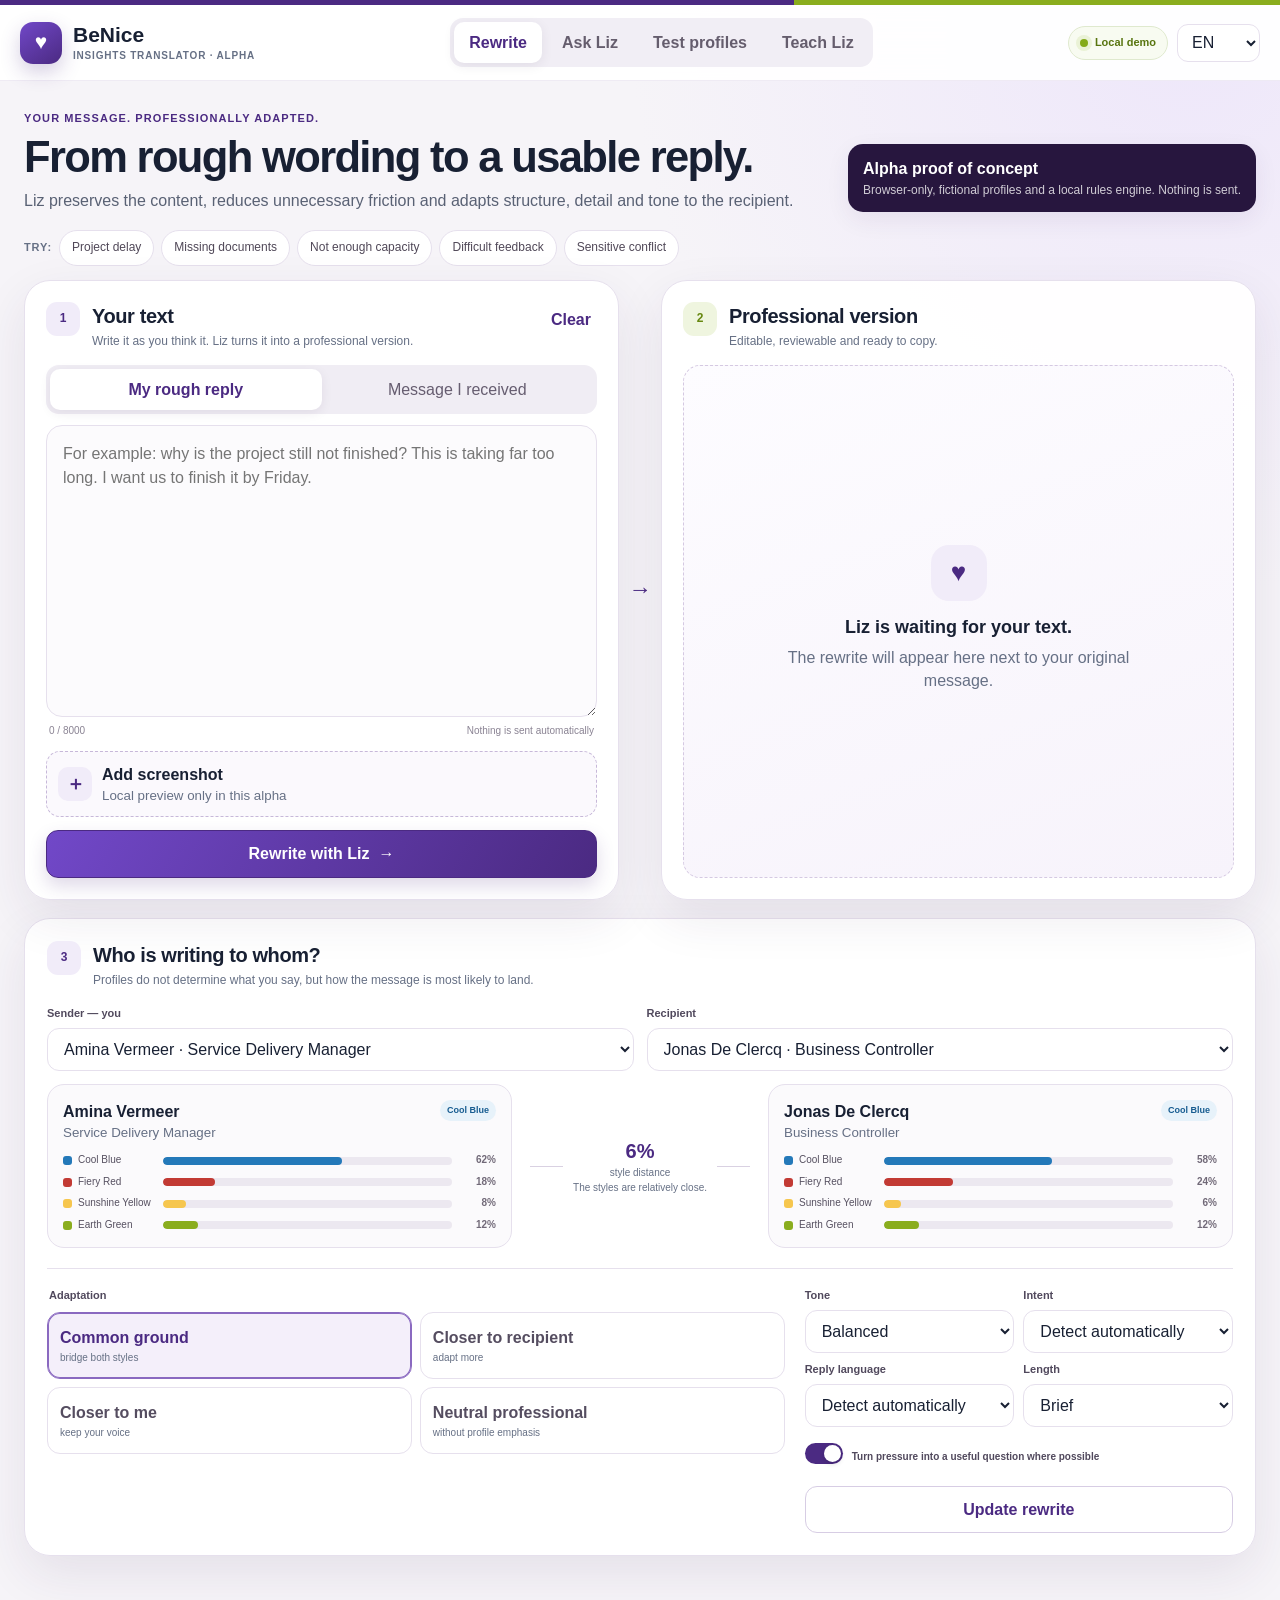
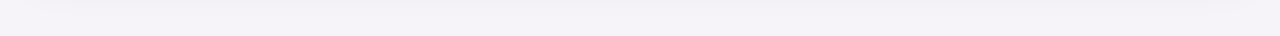
<file: index.html>
<!doctype html>
<html lang="nl">
<head>
  <meta charset="utf-8">
  <meta name="viewport" content="width=device-width,initial-scale=1,viewport-fit=cover">
  <meta name="theme-color" content="#4b2a82">
  <meta name="description" content="BeNice alpha prototype: professionele tekstverbetering afgestemd op Insights Discovery kleurenergieën.">
  <link rel="manifest" href="./manifest.webmanifest">
  <link rel="icon" href="./icons/icon.svg" type="image/svg+xml">
  <link rel="stylesheet" href="./styles.css?v=0.9.0">
  <title>BeNice · Insights Translator alpha</title>
</head>
<body>
  <div class="brand-ribbon" aria-hidden="true"></div>
  <header class="app-header">
    <a class="brand" href="#rewrite" aria-label="BeNice home">
      <span class="brand-mark" aria-hidden="true">♥</span>
      <span><strong>BeNice</strong><small>Insights Translator · alpha</small></span>
    </a>

    <nav class="main-nav" aria-label="Hoofdnavigatie">
      <button class="active" type="button" data-mode="rewrite" data-i18n="navRewrite">Herschrijven</button>
      <button type="button" data-mode="coach" data-i18n="navCoach">Ask Liz</button>
      <button type="button" data-mode="profiles" data-i18n="navProfiles">Testprofielen</button>
      <a href="./teach.html">Teach Liz</a>
    </nav>

    <div class="header-actions">
      <span class="local-badge"><i></i><span data-i18n="localDemo">Lokale demo</span></span>
      <select id="uiLanguage" aria-label="Interfacetaal">
        <option value="nl">NL</option>
        <option value="en">EN</option>
        <option value="fr">FR</option>
        <option value="de">DE</option>
      </select>
      <button id="installBtn" class="square-button hidden" type="button" title="Installeer app" aria-label="Installeer app">↓</button>
    </div>
  </header>

  <main class="app-shell">
    <section id="rewriteMode" class="mode-panel">
      <div class="page-intro">
        <div>
          <p class="eyebrow" data-i18n="eyebrow">Jouw boodschap. Professioneel afgestemd.</p>
          <h1 data-i18n="title">Van ruwe tekst naar een bruikbaar antwoord.</h1>
          <p data-i18n="subtitle">Liz behoudt de inhoud, verzacht onnodige frictie en past structuur, detail en toon aan de ontvanger aan.</p>
        </div>
        <div class="prototype-note">
          <strong data-i18n="pocTitle">Alpha proof of concept</strong>
          <span data-i18n="pocText">Browser-only, fictieve profielen en een lokale regelengine. Er wordt niets verzonden.</span>
        </div>
      </div>

      <div class="quick-demos" aria-label="Demo voorbeelden">
        <span data-i18n="quickDemo">Probeer:</span>
        <button type="button" data-scenario="project" data-i18n="demoProject">Project loopt uit</button>
        <button type="button" data-scenario="documents" data-i18n="demoDocuments">Documenten ontbreken</button>
        <button type="button" data-scenario="capacity" data-i18n="demoCapacity">Te weinig capaciteit</button>
        <button type="button" data-scenario="feedback" data-i18n="demoFeedback">Moeilijke feedback</button>
        <button type="button" data-scenario="conflict" data-i18n="demoConflict">Gevoelig conflict</button>
      </div>

      <section class="translator-workspace" aria-label="Tekst vertalen">
        <article class="message-panel input-panel">
          <div class="panel-head">
            <div class="step-number">1</div>
            <div>
              <h2 data-i18n="inputTitle">Jouw tekst</h2>
              <p data-i18n="inputSub">Schrijf zoals je het denkt. Liz maakt er een professionele versie van.</p>
            </div>
            <button id="clearBtn" class="text-button" type="button" data-i18n="clear">Wissen</button>
          </div>

          <div class="segmented" data-choice="inputMode">
            <button class="active" type="button" data-value="draft" data-i18n="roughReply">Mijn ruwe antwoord</button>
            <button type="button" data-value="incoming" data-i18n="receivedMessage">Bericht dat ik kreeg</button>
          </div>

          <textarea id="sourceText" maxlength="8000" data-i18n-placeholder="sourcePlaceholder" placeholder="Bijvoorbeeld: waarom is het project nog niet af? Dat duurt nu al zo lang. Ik wil graag dat we dit tegen vrijdag afronden."></textarea>
          <div class="textarea-meta"><span id="charCount">0 / 8000</span><span data-i18n="nothingSent">Niets wordt automatisch verstuurd</span></div>

          <div class="screenshot-zone">
            <label>
              <input id="imageInput" type="file" accept="image/png,image/jpeg,image/webp">
              <span class="upload-plus">＋</span>
              <span><strong data-i18n="addScreenshot">Screenshot toevoegen</strong><small data-i18n="screenshotSub">Alleen lokale preview in deze alpha</small></span>
            </label>
            <button id="removeImageBtn" class="text-button hidden" type="button" data-i18n="remove">Verwijderen</button>
          </div>
          <img id="preview" class="screenshot-preview hidden" alt="Screenshot preview">

          <button id="rewriteBtn" class="primary-button full" type="button">
            <span data-i18n="rewriteButton">Herschrijf met Liz</span><b>→</b>
          </button>
        </article>

        <div class="workspace-arrow" aria-hidden="true">→</div>

        <article class="message-panel output-panel">
          <div class="panel-head">
            <div class="step-number success">2</div>
            <div>
              <h2 data-i18n="outputTitle">Professionele versie</h2>
              <p data-i18n="outputSub">Bewerkbaar, controleerbaar en klaar om te kopiëren.</p>
            </div>
            <button id="copyTopBtn" class="text-button hidden" type="button" data-i18n="copy">Kopiëren</button>
          </div>

          <div id="outputEmpty" class="output-empty">
            <span class="empty-heart">♥</span>
            <strong data-i18n="emptyTitle">Liz wacht op je tekst.</strong>
            <p data-i18n="emptyText">De herwerking verschijnt hier naast je originele boodschap.</p>
          </div>

          <div id="outputContent" class="hidden">
            <div id="appliedStyle" class="applied-style"></div>
            <textarea id="resultText" aria-label="Professioneel herschreven antwoord"></textarea>
            <div class="result-actions">
              <button id="alternateBtn" class="secondary-button" type="button" data-i18n="alternate">Andere versie</button>
              <button id="copyBtn" class="primary-button" type="button" data-i18n="copyReply">Kopieer antwoord</button>
            </div>

            <div class="output-insights">
              <section>
                <div class="insight-head"><span>✓</span><strong data-i18n="changedTitle">Wat Liz verbeterde</strong></div>
                <ul id="changesList" class="insight-list"></ul>
              </section>
              <section>
                <div class="insight-head"><span>↗</span><strong data-i18n="adviceTitle">Verbeter vóór verzending</strong></div>
                <ul id="adviceList" class="insight-list"></ul>
              </section>
            </div>

            <section id="meetingCard" class="meeting-card hidden">
              <div class="meeting-icon">◉</div>
              <div>
                <strong data-i18n="meetingTitle">Dit bespreek je mogelijk beter rechtstreeks.</strong>
                <p id="meetingReason"></p>
                <div class="meeting-actions">
                  <button id="copyMeetingBtn" class="secondary-button" type="button" data-i18n="copyMeeting">Kopieer meetingvoorstel</button>
                  <a href="https://teams.microsoft.com/" target="_blank" rel="noopener" class="secondary-button" data-i18n="openTeams">Open Teams</a>
                </div>
              </div>
            </section>
            <p id="resultMeta" class="result-meta"></p>
          </div>
        </article>
      </section>

      <section class="style-bridge card">
        <div class="section-heading">
          <div class="step-number">3</div>
          <div><h2 data-i18n="bridgeTitle">Van wie naar wie?</h2><p data-i18n="bridgeSub">De profielen bepalen niet wat je zegt, maar wel hoe de boodschap het best landt.</p></div>
        </div>

        <div class="people-selectors">
          <label><span data-i18n="sender">Afzender — jij</span><select id="senderSelect"></select></label>
          <label><span data-i18n="recipient">Ontvanger</span><select id="recipientSelect"></select></label>
        </div>

        <div class="profile-comparison">
          <div id="senderProfile" class="profile-card"></div>
          <div class="bridge-summary">
            <span class="bridge-line"></span>
            <div id="distanceSummary"></div>
            <div id="targetMix" class="target-mix"></div>
            <span class="bridge-line"></span>
          </div>
          <div id="recipientProfile" class="profile-card"></div>
        </div>

        <div class="control-grid">
          <fieldset class="adaptation-fieldset">
            <legend data-i18n="adaptation">Afstemming</legend>
            <div class="adaptation-options" data-choice="adaptation">
              <button class="active" type="button" data-value="common_ground"><strong data-i18n="commonGround">Gemeenschappelijke stijl</strong><small data-i18n="commonGroundSub">brug tussen beiden</small></button>
              <button type="button" data-value="recipient"><strong data-i18n="closerThem">Dichter bij ontvanger</strong><small data-i18n="closerThemSub">meer aanpassen</small></button>
              <button type="button" data-value="sender"><strong data-i18n="closerMe">Dichter bij mezelf</strong><small data-i18n="closerMeSub">eigen stem behouden</small></button>
              <button type="button" data-value="neutral"><strong data-i18n="neutral">Neutraal professioneel</strong><small data-i18n="neutralSub">zonder profielaccent</small></button>
            </div>
          </fieldset>

          <div class="compact-controls">
            <label><span data-i18n="tone">Toon</span><select id="toneSelect"><option value="balanced" data-i18n="balanced">In balans</option><option value="softer" data-i18n="softer">Zachter</option><option value="direct" data-i18n="direct">Directer</option></select></label>
            <label><span data-i18n="intent">Doel</span><select id="intentSelect"><option value="auto" data-i18n="automatic">Automatisch herkennen</option><option value="ask" data-i18n="ask">Vraag stellen</option><option value="request" data-i18n="request">Actie vragen</option><option value="feedback" data-i18n="feedback">Feedback geven</option><option value="deescalate" data-i18n="deescalate">De-escaleren</option><option value="inform" data-i18n="inform">Informeren</option></select></label>
            <label><span data-i18n="replyLanguage">Taal antwoord</span><select id="replyLanguage"><option value="auto" data-i18n="automatic">Automatisch herkennen</option><option value="nl">Nederlands</option><option value="en">English</option><option value="fr">Français</option><option value="de">Deutsch</option></select></label>
            <label><span data-i18n="length">Lengte</span><select id="lengthSelect"><option value="brief" data-i18n="brief">Kort</option><option value="balanced" data-i18n="balancedLength">Gebalanceerd</option><option value="detailed" data-i18n="detailed">Met context</option></select></label>
            <label class="toggle-control"><input id="questionFlip" type="checkbox" checked><span></span><b data-i18n="questionFlip">Zet druk waar mogelijk om in een bruikbare vraag</b></label>
            <button id="updateRewriteBtn" class="secondary-button full" type="button" data-i18n="updateRewrite">Werk herwerking bij</button>
          </div>
        </div>
      </section>
    </section>

    <section id="coachMode" class="mode-panel hidden">
      <div class="coach-layout">
        <article class="coach-intro">
          <p class="eyebrow" data-i18n="coachEyebrow">Interne wegwijzer</p>
          <h1 data-i18n="coachTitle">Vraag Liz waar je best terechtkunt.</h1>
          <p data-i18n="coachText">Liz koppelt je vraag aan de juiste dienst, eigenaar en volgende actie. Deze demo bewaart geen gespreksgeschiedenis.</p>
          <div class="coach-prompts">
            <button type="button" data-coach="it" data-i18n="coachIt">Laptop, VPN, account of infrastructuur werkt niet</button>
            <button type="button" data-coach="hr" data-i18n="coachHr">HR of bedrijfswagen</button>
            <button type="button" data-coach="crm" data-i18n="coachCrm">CRM of Salesforce</button>
            <button type="button" data-coach="dms" data-i18n="coachDms">DMS of documentenbeheer</button>
            <button type="button" data-coach="capacity" data-i18n="coachCapacity">Project heeft extra tijd of mensen nodig</button>
            <button type="button" data-coach="conflict" data-i18n="coachConflict">Moeilijke samenwerking of gevoelige vraag</button>
          </div>
        </article>

        <article class="coach-card card">
          <div class="section-heading"><div class="step-number">1</div><div><h2 data-i18n="coachQuestion">Wat wil je vragen?</h2><p data-i18n="coachQuestionSub">Je hoeft het niet netjes te formuleren.</p></div></div>
          <textarea id="coachText" maxlength="4000" data-i18n-placeholder="coachPlaceholder" placeholder="Bijvoorbeeld: mijn laptop krijgt geen VPN-verbinding en ik moet dringend thuis kunnen werken."></textarea>
          <button id="coachBtn" class="primary-button full" type="button"><span data-i18n="askLiz">Vraag het aan Liz</span><b>→</b></button>
          <div id="coachResult" class="coach-result hidden"></div>
        </article>
      </div>
    </section>

    <section id="profilesMode" class="mode-panel hidden">
      <div class="profiles-header card">
        <div><p class="eyebrow" data-i18n="profilesEyebrow">Lokale CSV-bron</p><h1 data-i18n="profilesTitle">50 fictieve testprofielen</h1><p data-i18n="profilesText">Elk profiel heeft één duidelijk dominante kleurenergie. CSV-import blijft uitsluitend in deze browser.</p></div>
        <div class="profile-actions">
          <label class="secondary-button file-button"><input id="csvInput" type="file" accept=".csv,text/csv"><span data-i18n="importCsv">CSV importeren</span></label>
          <button id="downloadCsvBtn" class="secondary-button" type="button" data-i18n="downloadCsv">CSV downloaden</button>
          <button id="resetCsvBtn" class="text-button" type="button" data-i18n="resetCsv">Demo herstellen</button>
        </div>
      </div>
      <div class="profile-stats"><div><strong id="profileCount">50</strong><span data-i18n="profilesLoaded">profielen</span></div><div><strong id="departmentCount">0</strong><span data-i18n="departments">diensten</span></div><div><strong id="averageDistance">0%</strong><span data-i18n="averageDistance">gemiddelde stijlafstand</span></div></div>
      <div class="profile-filter card"><input id="profileSearch" type="search" data-i18n-placeholder="searchProfiles" placeholder="Zoek naam, rol of dienst…"><select id="departmentFilter"><option value="" data-i18n="allDepartments">Alle diensten</option></select></div>
      <div id="personaGrid" class="persona-grid"></div>
    </section>
  </main>

  <div id="toast" class="toast" role="status" aria-live="polite"></div>
  <script type="module" src="./app.js?v=0.9.0"></script>
</body>
</html>
</file>
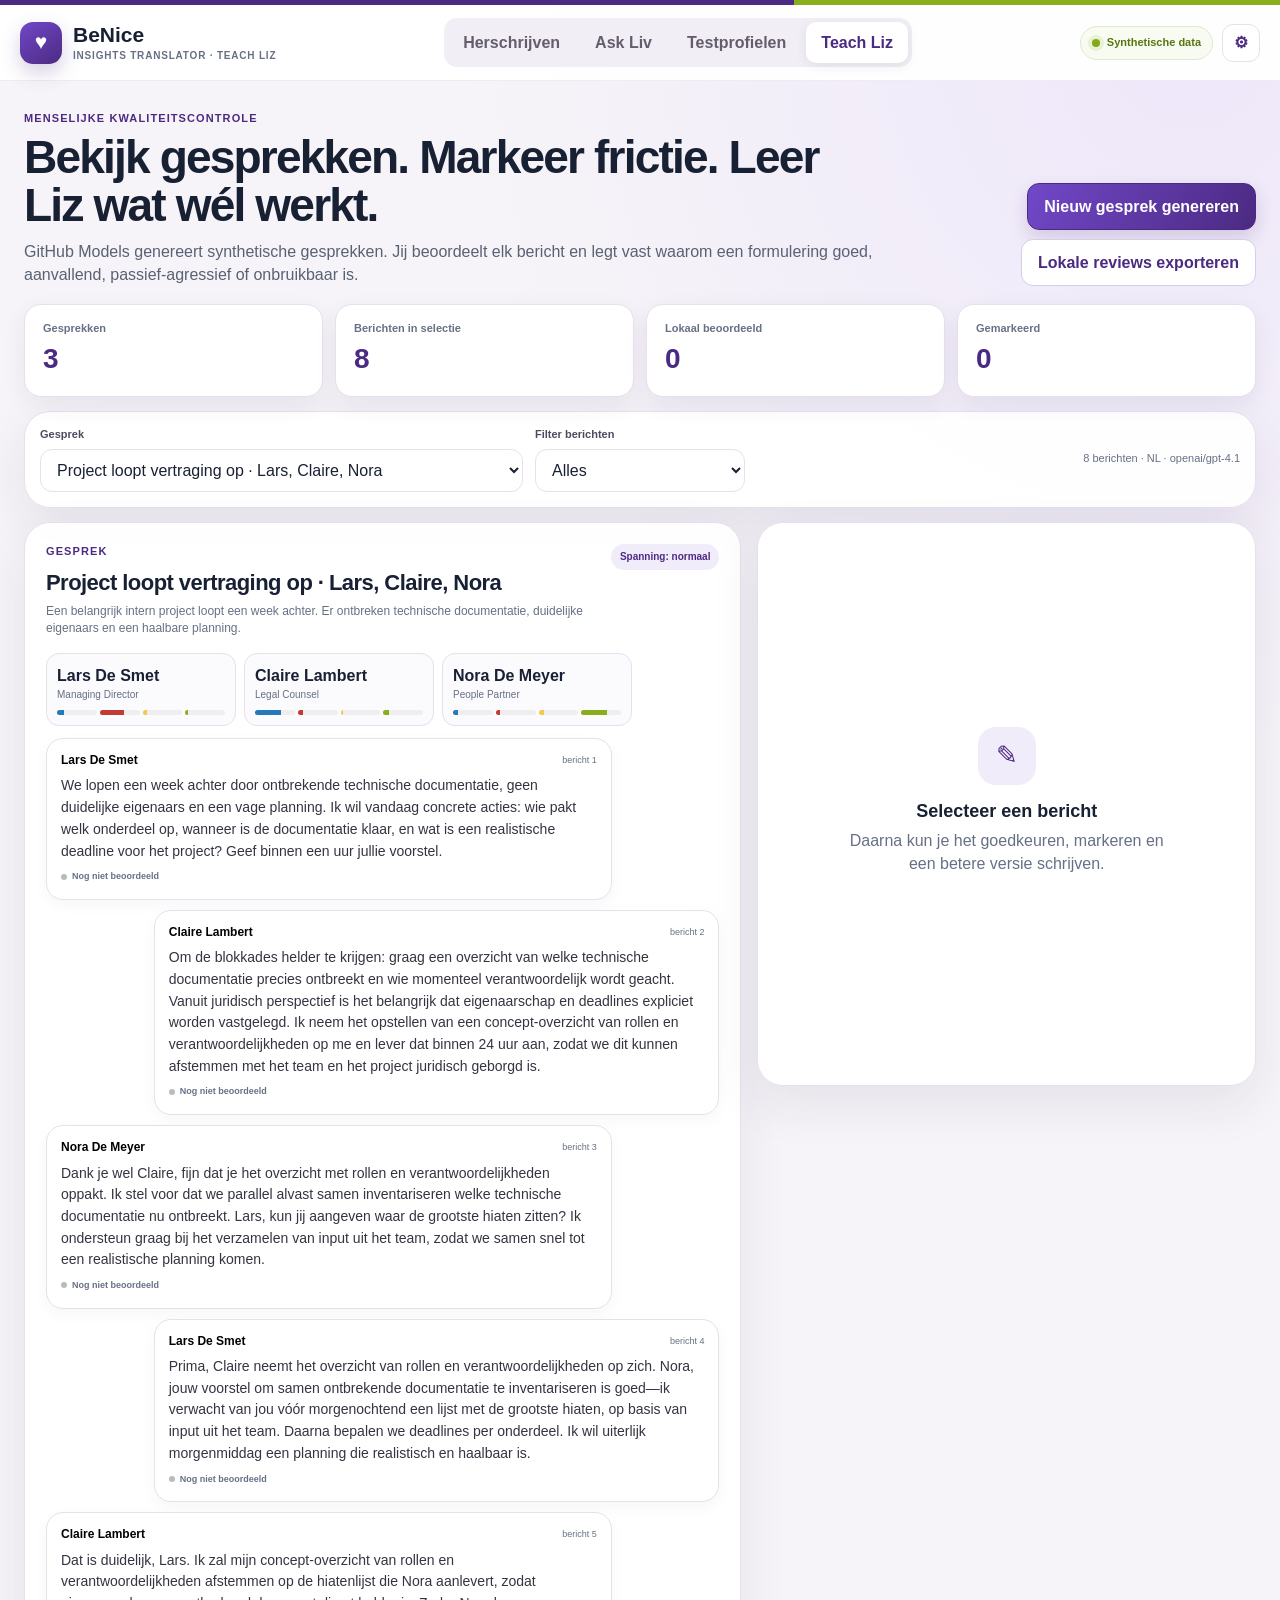
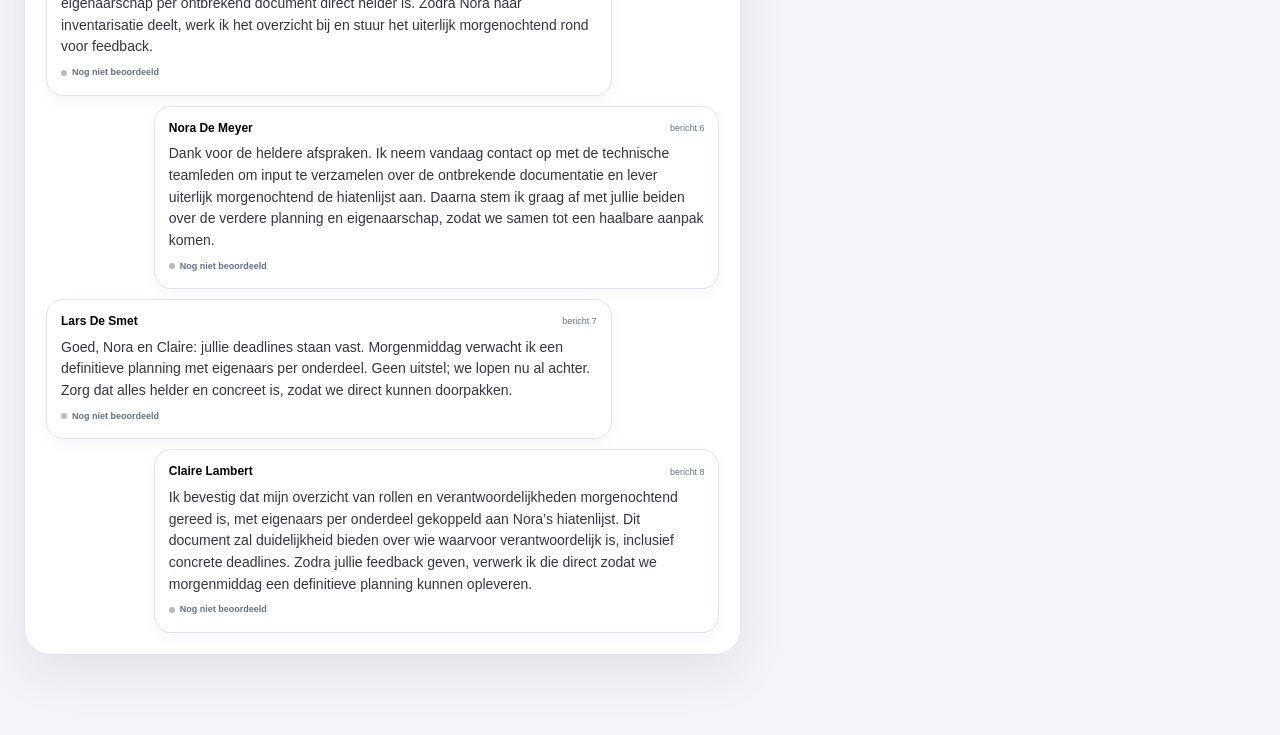
<file: teach.html>
<!doctype html>
<html lang="nl">
<head>
  <meta charset="utf-8">
  <meta name="viewport" content="width=device-width,initial-scale=1,viewport-fit=cover">
  <meta name="theme-color" content="#4b2a82">
  <meta name="description" content="Teach Liz: review synthetische gesprekken en bouw een gecontroleerde communicatiedataset.">
  <link rel="manifest" href="./manifest.webmanifest">
  <link rel="icon" href="./icons/icon.svg" type="image/svg+xml">
  <link rel="stylesheet" href="./styles.css?v=0.9.0">
  <link rel="stylesheet" href="./teach.css?v=0.9.0">
  <title>Teach Liz · Insights Translator</title>
</head>
<body>
  <div class="brand-ribbon" aria-hidden="true"></div>
  <header class="app-header">
    <a class="brand" href="./index.html" aria-label="BeNice home">
      <span class="brand-mark" aria-hidden="true">♥</span>
      <span><strong>BeNice</strong><small>Insights Translator · Teach Liz</small></span>
    </a>
    <nav class="main-nav" aria-label="Hoofdnavigatie">
      <a href="./index.html#rewrite">Herschrijven</a>
      <a href="./index.html#coach">Ask Liv</a>
      <a href="./index.html#profiles">Testprofielen</a>
      <a class="active" href="./teach.html">Teach Liz</a>
    </nav>
    <div class="header-actions">
      <span class="local-badge"><i></i><span>Synthetische data</span></span>
      <a id="actionsLink" class="square-button teach-action-button" href="#" target="_blank" rel="noopener" title="Open GitHub Actions">⚙</a>
    </div>
  </header>

  <main class="teach-shell">
    <section class="teach-hero">
      <div>
        <p class="eyebrow">Menselijke kwaliteitscontrole</p>
        <h1>Bekijk gesprekken. Markeer frictie. Leer Liz wat wél werkt.</h1>
        <p>GitHub Models genereert synthetische gesprekken. Jij beoordeelt elk bericht en legt vast waarom een formulering goed, aanvallend, passief-agressief of onbruikbaar is.</p>
      </div>
      <div class="teach-hero-actions">
        <a id="generateLink" class="primary-button" href="#" target="_blank" rel="noopener">Nieuw gesprek genereren</a>
        <button id="exportAllBtn" class="secondary-button" type="button">Lokale reviews exporteren</button>
      </div>
    </section>

    <section class="teach-stats" aria-label="Datasetstatistieken">
      <article><span>Gesprekken</span><strong id="conversationCount">0</strong></article>
      <article><span>Berichten in selectie</span><strong id="messageCount">0</strong></article>
      <article><span>Lokaal beoordeeld</span><strong id="reviewedCount">0</strong></article>
      <article><span>Gemarkeerd</span><strong id="flaggedCount">0</strong></article>
    </section>

    <section class="teach-toolbar card">
      <label>
        <span>Gesprek</span>
        <select id="conversationSelect"></select>
      </label>
      <label>
        <span>Filter berichten</span>
        <select id="messageFilter">
          <option value="all">Alles</option>
          <option value="unreviewed">Nog niet beoordeeld</option>
          <option value="flagged">Gemarkeerd</option>
          <option value="approved">Goedgekeurd</option>
        </select>
      </label>
      <div class="conversation-meta" id="conversationMeta"></div>
    </section>

    <section class="teach-workspace">
      <article class="conversation-panel card">
        <div class="teach-panel-head">
          <div>
            <p class="eyebrow">Gesprek</p>
            <h2 id="conversationTitle">Selecteer een gesprek</h2>
            <p id="conversationScenario"></p>
          </div>
          <span id="conversationTension" class="tension-pill"></span>
        </div>
        <div id="participantStrip" class="participant-strip"></div>
        <div id="messageList" class="message-list" aria-live="polite"></div>
      </article>

      <aside class="review-panel card">
        <div id="reviewEmpty" class="review-empty">
          <span>✎</span>
          <strong>Selecteer een bericht</strong>
          <p>Daarna kun je het goedkeuren, markeren en een betere versie schrijven.</p>
        </div>

        <div id="reviewForm" class="hidden">
          <div class="teach-panel-head compact">
            <div>
              <p class="eyebrow">Beoordeling</p>
              <h2 id="reviewSpeaker">Bericht beoordelen</h2>
            </div>
            <span id="reviewStatusBadge" class="review-status">Niet beoordeeld</span>
          </div>

          <blockquote id="selectedMessageText"></blockquote>
          <div id="selectedSpeakerProfile" class="selected-profile"></div>

          <fieldset class="decision-fieldset">
            <legend>Algemeen oordeel</legend>
            <div class="decision-buttons" data-review-choice="status">
              <button type="button" data-value="approved">✓ Goed</button>
              <button type="button" data-value="flagged">⚑ Niet oké</button>
              <button type="button" data-value="needs_rewrite">↻ Herschrijven</button>
            </div>
          </fieldset>

          <fieldset class="flags-fieldset">
            <legend>Wat is er mis?</legend>
            <div id="flagOptions" class="flag-grid">
              <label><input type="checkbox" value="negative"><span>Onnodig negatief</span></label>
              <label><input type="checkbox" value="attacking"><span>Aanvallend</span></label>
              <label><input type="checkbox" value="passive_aggressive"><span>Passief-agressief</span></label>
              <label><input type="checkbox" value="too_direct"><span>Te direct</span></label>
              <label><input type="checkbox" value="too_soft"><span>Te zacht</span></label>
              <label><input type="checkbox" value="too_vague"><span>Te vaag</span></label>
              <label><input type="checkbox" value="missed_context"><span>Context gemist</span></label>
              <label><input type="checkbox" value="invented_facts"><span>Feiten verzonnen</span></label>
              <label><input type="checkbox" value="wrong_profile_fit"><span>Verkeerde profielmatch</span></label>
              <label><input type="checkbox" value="better_spoken"><span>Beter mondeling</span></label>
            </div>
          </fieldset>

          <label class="review-field">
            <span>Waarom is dit goed of niet goed?</span>
            <textarea id="reviewReason" rows="4" placeholder="Bijvoorbeeld: ‘opnieuw’ en ‘eindelijk’ maken het persoonlijk. De actie en deadline mogen wel duidelijk blijven."></textarea>
          </label>

          <label class="review-field">
            <span>Betere professionele formulering</span>
            <textarea id="suggestedRewrite" rows="5" placeholder="Schrijf hier de versie die Liz later als goed voorbeeld mag gebruiken."></textarea>
          </label>

          <div class="review-options">
            <label>
              <span>Adaptatiemodus</span>
              <select id="adaptationMode">
                <option value="common_ground">Common ground</option>
                <option value="recipient">Tailored to recipient</option>
                <option value="sender">Closer to sender</option>
                <option value="neutral">Neutral professional</option>
              </select>
            </label>
          </div>

          <div class="review-actions">
            <button id="saveReviewBtn" class="secondary-button" type="button">Lokaal bewaren</button>
            <button id="exportReviewBtn" class="secondary-button" type="button">JSON downloaden</button>
            <button id="submitIssueBtn" class="primary-button" type="button">Indienen als GitHub issue</button>
          </div>
          <p class="privacy-note">De GitHub-PoC is alleen voor fictieve profielen en synthetische gesprekken. Gebruik hier geen echte medewerkerberichten.</p>
        </div>
      </aside>
    </section>
  </main>

  <div id="teachToast" class="toast" role="status" aria-live="polite"></div>
  <script src="./config.js?v=0.9.0"></script>
  <script src="./teach.js?v=0.9.0" type="module"></script>
</body>
</html>
</file>
<file: styles.css>
:root{
  --ink:#182033;--muted:#667085;--line:#e6e0ed;--surface:#fff;--canvas:#f6f4f8;
  --purple:#4b2a82;--purple-2:#7148c8;--purple-soft:#f1ecf9;--purple-pale:#faf8fd;
  --green:#8aad1e;--green-soft:#eff5df;--red:#c23a34;--red-soft:#fbeae8;
  --yellow:#f6c64e;--yellow-soft:#fff5d5;--blue:#2479b9;--blue-soft:#e7f2fa;
  --shadow:0 18px 50px rgba(52,35,78,.09);--shadow-soft:0 8px 24px rgba(52,35,78,.07);
  --radius-xl:26px;--radius-lg:20px;--radius-md:14px;
}
*{box-sizing:border-box}
html{scroll-behavior:smooth}
body{margin:0;background:radial-gradient(circle at 93% 2%,#eee7fa 0,transparent 28%),var(--canvas);color:var(--ink);font-family:Inter,ui-sans-serif,-apple-system,BlinkMacSystemFont,"Segoe UI",sans-serif;line-height:1.45}
button,input,select,textarea{font:inherit}button{cursor:pointer}.hidden{display:none!important}
.brand-ribbon{height:5px;background:linear-gradient(90deg,var(--purple) 0 62%,var(--green) 62%)}
.app-header{position:sticky;top:0;z-index:40;display:grid;grid-template-columns:auto 1fr auto;align-items:center;gap:24px;padding:13px max(20px,calc((100vw - 1480px)/2));background:rgba(255,255,255,.93);backdrop-filter:blur(18px);border-bottom:1px solid rgba(75,42,130,.09)}
.brand{display:flex;align-items:center;gap:11px;color:inherit;text-decoration:none}.brand-mark{width:42px;height:42px;display:grid;place-items:center;border-radius:13px;background:linear-gradient(145deg,var(--purple-2),var(--purple));color:#fff;font-size:21px;box-shadow:0 8px 20px rgba(75,42,130,.23)}.brand>span:last-child{display:flex;flex-direction:column;line-height:1.05}.brand strong{font-size:21px}.brand small{margin-top:5px;color:var(--muted);font-size:10px;font-weight:700;letter-spacing:.08em;text-transform:uppercase}
.main-nav{justify-self:center;display:flex;gap:5px;padding:4px;background:#f1eef5;border-radius:13px}.main-nav button,.main-nav a{border:0;background:transparent;padding:9px 15px;border-radius:10px;color:#655d6d;font-weight:750;text-decoration:none;white-space:nowrap}.main-nav button.active,.main-nav a.active{background:#fff;color:var(--purple);box-shadow:0 3px 12px rgba(49,35,67,.08)}
.header-actions{display:flex;align-items:center;gap:9px}.local-badge{display:flex;align-items:center;gap:7px;border:1px solid #dfe9ce;background:#f8fbf1;color:#58750f;border-radius:999px;padding:8px 11px;font-size:11px;font-weight:800}.local-badge i{width:8px;height:8px;border-radius:50%;background:#84aa18;box-shadow:0 0 0 4px #eaf2d6}.header-actions select,.square-button{height:38px;border:1px solid var(--line);background:#fff;border-radius:11px;color:var(--ink)}.header-actions select{padding:0 28px 0 10px}.square-button{width:38px;color:var(--purple);font-weight:900}
.app-shell{max-width:1480px;margin:auto;padding:30px 24px 80px}.mode-panel{animation:fadeIn .2s ease}@keyframes fadeIn{from{opacity:.25;transform:translateY(4px)}to{opacity:1;transform:none}}
.page-intro{display:flex;align-items:flex-end;justify-content:space-between;gap:30px;margin:0 0 18px}.page-intro>div:first-child{max-width:900px}.eyebrow{margin:0 0 7px;color:var(--purple);font-weight:900;text-transform:uppercase;letter-spacing:.1em;font-size:11px}.page-intro h1,.coach-intro h1,.profiles-header h1{margin:0;font-size:clamp(29px,3.4vw,50px);line-height:1.06;letter-spacing:-.038em}.page-intro p:not(.eyebrow),.coach-intro>p:not(.eyebrow),.profiles-header p:not(.eyebrow){margin:9px 0 0;color:#596174;font-size:16px}.prototype-note{max-width:420px;padding:13px 15px;border-radius:15px;background:#27163e;color:#fff;box-shadow:var(--shadow-soft)}.prototype-note strong{display:block;margin-bottom:2px}.prototype-note span{display:block;opacity:.78;font-size:12px}
.quick-demos{display:flex;align-items:center;flex-wrap:wrap;gap:7px;margin-bottom:14px}.quick-demos>span{font-size:11px;font-weight:900;text-transform:uppercase;letter-spacing:.08em;color:var(--muted)}.quick-demos button{border:1px solid var(--line);background:#fff;color:#504858;border-radius:999px;padding:8px 12px;font-size:12px}.quick-demos button:hover{border-color:#9e85ca;color:var(--purple)}
.translator-workspace{display:grid;grid-template-columns:minmax(0,1fr) 42px minmax(0,1fr);align-items:stretch;gap:0;margin-bottom:18px}.message-panel{min-width:0;display:flex;flex-direction:column;background:rgba(255,255,255,.97);border:1px solid var(--line);border-radius:var(--radius-xl);box-shadow:var(--shadow);padding:21px}.workspace-arrow{display:grid;place-items:center;color:var(--purple);font-size:23px;font-weight:900}.panel-head,.section-heading{display:flex;align-items:flex-start;gap:12px}.panel-head{margin-bottom:15px}.panel-head>div:nth-child(2),.section-heading>div:nth-child(2){min-width:0;flex:1}.panel-head h2,.section-heading h2{margin:0;font-size:20px;letter-spacing:-.02em}.panel-head p,.section-heading p{margin:2px 0 0;color:var(--muted);font-size:12px}.step-number{width:34px;height:34px;display:grid;place-items:center;flex:none;border-radius:11px;background:var(--purple-soft);color:var(--purple);font-weight:900;font-size:12px}.step-number.success{background:var(--green-soft);color:#66870f}.text-button{border:0;background:transparent;color:var(--purple);font-weight:800;padding:6px;white-space:nowrap}
.segmented{display:grid;grid-template-columns:1fr 1fr;background:#f0edf4;border-radius:13px;padding:4px;margin-bottom:11px}.segmented button{border:0;background:transparent;color:#665d70;border-radius:10px;padding:9px 10px}.segmented button.active{background:#fff;color:var(--purple);font-weight:850;box-shadow:0 3px 11px rgba(45,31,65,.08)}
textarea{width:100%;resize:vertical;border:1px solid var(--line);border-radius:16px;background:#fcfbfd;color:var(--ink);padding:16px;outline:none}.input-panel textarea{min-height:292px;flex:1}.output-panel #resultText{min-height:254px;background:#fff}.message-panel textarea:focus,.coach-card textarea:focus,input:focus,select:focus{border-color:#8c6fc0;box-shadow:0 0 0 3px rgba(75,42,130,.09)}.textarea-meta{display:flex;justify-content:space-between;margin:7px 3px 12px;color:#8a8393;font-size:10px}
.screenshot-zone{display:flex;align-items:center;justify-content:space-between;border:1px dashed #c7b8d9;border-radius:14px;padding:11px;background:#fbf9fd;margin-bottom:13px}.screenshot-zone label{display:flex;align-items:center;gap:10px;cursor:pointer}.screenshot-zone input,.file-button input{display:none}.screenshot-zone label>span:last-child{display:flex;flex-direction:column}.screenshot-zone small{color:var(--muted)}.upload-plus{width:34px;height:34px;display:grid;place-items:center;border-radius:10px;background:var(--purple-soft);color:var(--purple);font-size:19px;font-weight:900}.screenshot-preview{width:100%;max-height:240px;object-fit:contain;border:1px solid var(--line);background:#f5f3f7;border-radius:14px;margin-bottom:13px}
.primary-button,.secondary-button{display:inline-flex;align-items:center;justify-content:center;gap:9px;border-radius:12px;padding:11px 16px;text-decoration:none;font-weight:850}.primary-button{border:1px solid var(--purple);background:linear-gradient(120deg,var(--purple-2),var(--purple));color:#fff;box-shadow:0 8px 18px rgba(75,42,130,.18)}.primary-button:hover{filter:brightness(1.04)}.secondary-button{border:1px solid #d7cde4;background:#fff;color:var(--purple)}.full{width:100%}.input-panel>.primary-button{margin-top:auto}
.output-panel{position:relative}.output-empty{min-height:420px;flex:1;display:flex;flex-direction:column;align-items:center;justify-content:center;text-align:center;border:1px dashed #d5c9e2;border-radius:17px;background:linear-gradient(160deg,#fdfcff,#f7f3fb);padding:30px}.output-empty strong{font-size:18px}.output-empty p{max-width:350px;margin:6px 0;color:var(--muted)}.empty-heart{width:56px;height:56px;display:grid;place-items:center;border-radius:18px;background:var(--purple-soft);color:var(--purple);font-size:26px;margin-bottom:13px}.applied-style{display:flex;align-items:flex-start;gap:11px;padding:11px 13px;margin-bottom:10px;border-radius:14px;background:#f3eef9;color:#493267}.applied-style>span{width:28px;height:28px;display:grid;place-items:center;flex:none;border-radius:9px;background:#fff;color:var(--purple);font-weight:900}.applied-style strong{display:block}.applied-style small{display:block;color:#695c77;margin-top:2px}.mix-chips{display:flex;flex-wrap:wrap;gap:5px;margin-top:7px}.mix-chip{display:inline-flex;align-items:center;gap:5px;padding:4px 7px;background:#fff;border:1px solid #e3dbea;border-radius:999px;font-size:10px;font-weight:800}.mix-chip i{width:7px;height:7px;border-radius:50%}.result-actions,.meeting-actions{display:flex;gap:9px;justify-content:flex-end;margin-top:10px}.output-insights{display:grid;grid-template-columns:1fr 1fr;gap:10px;margin-top:13px}.output-insights section{padding:12px;border-radius:14px;border:1px solid var(--line);background:#fcfbfd}.insight-head{display:flex;align-items:center;gap:7px;margin-bottom:7px;color:#4e376c}.insight-head>span{width:23px;height:23px;display:grid;place-items:center;border-radius:8px;background:var(--purple-soft);font-weight:900}.insight-list{list-style:none;margin:0;padding:0;display:grid;gap:6px}.insight-list li{position:relative;padding-left:15px;color:#595263;font-size:11px}.insight-list li:before{content:"";position:absolute;left:1px;top:.62em;width:6px;height:6px;border-radius:50%;background:var(--purple)}.advice-blue:before{background:var(--blue)!important}.advice-red:before{background:var(--red)!important}.advice-yellow:before{background:var(--yellow)!important}.advice-green:before{background:var(--green)!important}.meeting-card{display:flex;gap:12px;padding:13px;margin-top:11px;border:1px solid #e2c26f;border-radius:15px;background:#fff8df}.meeting-card p{margin:4px 0;color:#625b49;font-size:12px}.meeting-icon{width:35px;height:35px;display:grid;place-items:center;flex:none;border-radius:11px;background:#fff1bd;color:#765a04;font-weight:900}.result-meta{margin:10px 2px 0;color:#8a8392;font-size:10px}
.card{background:rgba(255,255,255,.97);border:1px solid var(--line);border-radius:var(--radius-xl);box-shadow:var(--shadow)}.style-bridge{padding:22px}.people-selectors{display:grid;grid-template-columns:1fr 1fr;gap:13px;margin:17px 0 13px}.people-selectors label,.compact-controls label{display:block}.people-selectors label>span,.compact-controls label>span{display:block;margin-bottom:6px;color:#51495d;font-size:11px;font-weight:850}.people-selectors select,.compact-controls select,.profile-filter input,.profile-filter select{width:100%;height:43px;border:1px solid var(--line);background:#fff;border-radius:12px;padding:0 12px;color:var(--ink);outline:none}
.profile-comparison{display:grid;grid-template-columns:minmax(0,1fr) minmax(220px,.45fr) minmax(0,1fr);align-items:center;gap:18px}.profile-card{min-width:0;padding:15px;border:1px solid var(--line);border-radius:17px;background:#fbfafc}.profile-card-head{display:flex;align-items:flex-start;justify-content:space-between;gap:10px;margin-bottom:11px}.profile-card-head strong{display:block;white-space:nowrap;overflow:hidden;text-overflow:ellipsis}.profile-card-head small{display:block;color:var(--muted);white-space:nowrap;overflow:hidden;text-overflow:ellipsis}.dominant-pill{padding:4px 7px;border-radius:999px;font-size:9px;font-weight:900;white-space:nowrap}.dominant-pill.blue{background:var(--blue-soft);color:#175c90}.dominant-pill.red{background:var(--red-soft);color:#992d28}.dominant-pill.yellow{background:var(--yellow-soft);color:#765500}.dominant-pill.green{background:var(--green-soft);color:#5e7d0d}.profile-bars{display:grid;gap:7px}.profile-bar{display:grid;grid-template-columns:92px minmax(80px,1fr) 36px;align-items:center;gap:8px;font-size:10px}.profile-bar-label{display:flex;align-items:center;gap:6px;color:#565060;white-space:nowrap}.profile-bar-label i{width:9px;height:9px;border-radius:3px;flex:none}.profile-bar-track{height:8px;background:#ece8f0;border-radius:999px;overflow:hidden}.profile-bar-fill{display:block;height:100%;width:calc(var(--value) * 1%);min-width:2px;border-radius:inherit;transition:width .35s ease}.profile-bar b{text-align:right;color:#716978}.blue .profile-bar-label i,.blue .profile-bar-fill{background:var(--blue)}.red .profile-bar-label i,.red .profile-bar-fill{background:var(--red)}.yellow .profile-bar-label i,.yellow .profile-bar-fill{background:var(--yellow)}.green .profile-bar-label i,.green .profile-bar-fill{background:var(--green)}
.bridge-summary{display:flex;align-items:center;justify-content:center;gap:10px;min-width:0}.bridge-line{height:1px;flex:1;background:#d9d1e2}.bridge-summary>div{min-width:0;text-align:center}.bridge-summary strong{display:block;color:var(--purple);font-size:20px}.bridge-summary small{display:block;color:var(--muted);font-size:10px}.target-mix{display:none}.control-grid{display:grid;grid-template-columns:1.55fr .9fr;gap:20px;margin-top:20px;padding-top:19px;border-top:1px solid var(--line)}fieldset{border:0;padding:0;margin:0}legend{margin-bottom:8px;color:#51495d;font-size:11px;font-weight:850}.adaptation-options{display:grid;grid-template-columns:1fr 1fr;gap:8px}.adaptation-options button{min-height:67px;text-align:left;border:1px solid var(--line);background:#fff;border-radius:13px;padding:10px 12px;color:#554d60}.adaptation-options button strong,.adaptation-options button small{display:block}.adaptation-options button small{margin-top:2px;color:var(--muted);font-size:10px}.adaptation-options button.active{border-color:#8a69c0;background:#f4effa;color:var(--purple);box-shadow:inset 0 0 0 1px #8a69c0}.compact-controls{display:grid;grid-template-columns:1fr 1fr;gap:9px}.toggle-control{grid-column:1/-1;display:flex!important;align-items:center;gap:9px;padding:7px 0}.toggle-control input{display:none}.toggle-control>span{position:relative;width:38px;height:21px;border-radius:999px;background:#c8c0d1;transition:.2s;flex:none}.toggle-control>span:after{content:"";position:absolute;width:17px;height:17px;left:2px;top:2px;border-radius:50%;background:#fff;box-shadow:0 2px 5px rgba(0,0,0,.15);transition:.2s}.toggle-control input:checked+span{background:var(--purple)}.toggle-control input:checked+span:after{transform:translateX(17px)}.toggle-control b{font-size:10px;color:#51495d}.compact-controls>.full{grid-column:1/-1}
.coach-layout{display:grid;grid-template-columns:.8fr 1.2fr;gap:24px;align-items:start}.coach-intro{padding:34px 18px}.coach-prompts{display:grid;gap:8px;margin-top:22px}.coach-prompts button{border:1px solid var(--line);background:#fff;text-align:left;border-radius:13px;padding:11px 13px;color:#4f4858}.coach-prompts button:hover{border-color:#9e87c4;color:var(--purple)}.coach-card{padding:22px}.coach-card textarea{min-height:260px;margin:16px 0 12px}.coach-result{margin-top:14px;padding:16px;border-radius:16px;background:#f5f1fa;border:1px solid #ddd1eb}.coach-result h3{margin:0 0 4px}.coach-result p{color:#5c5366}.route-card{padding:13px;margin:10px 0;border-radius:13px;background:#fff;border:1px solid #e2d9ec}.route-card strong,.route-card small{display:block}.route-card small{color:var(--muted);margin-top:3px}.coach-actions{display:flex;flex-wrap:wrap;gap:8px;margin-top:11px}
.profiles-header{display:flex;align-items:center;justify-content:space-between;gap:25px;padding:22px}.profile-actions{display:flex;align-items:center;flex-wrap:wrap;gap:8px}.profile-stats{display:grid;grid-template-columns:repeat(3,1fr);gap:12px;margin:14px 0}.profile-stats>div{padding:16px;border-radius:16px;background:#fff;border:1px solid var(--line);box-shadow:var(--shadow-soft)}.profile-stats strong,.profile-stats span{display:block}.profile-stats strong{font-size:25px;color:var(--purple)}.profile-stats span{color:var(--muted);font-size:11px}.profile-filter{display:grid;grid-template-columns:1fr 260px;gap:10px;padding:13px;margin-bottom:14px}.persona-grid{display:grid;grid-template-columns:repeat(3,1fr);gap:12px}.persona-card{padding:15px;border:1px solid var(--line);border-radius:17px;background:#fff;box-shadow:var(--shadow-soft)}.persona-head{display:flex;align-items:flex-start;justify-content:space-between;gap:9px;margin-bottom:10px}.persona-head strong,.persona-head small{display:block}.persona-head small{color:var(--muted)}.persona-meta{display:flex;justify-content:space-between;margin-top:10px;padding-top:9px;border-top:1px solid #eeeaf1;color:#7b7383;font-size:9px}.file-button{cursor:pointer}
.toast{position:fixed;left:50%;bottom:24px;z-index:80;transform:translate(-50%,20px);opacity:0;pointer-events:none;padding:11px 16px;border-radius:12px;background:#241734;color:#fff;box-shadow:0 12px 30px rgba(0,0,0,.18);transition:.2s}.toast.show{opacity:1;transform:translate(-50%,0)}
@media(max-width:1080px){.app-header{grid-template-columns:auto auto}.main-nav{order:3;grid-column:1/-1;justify-self:stretch}.main-nav button,.main-nav a{flex:1;text-align:center}.translator-workspace{grid-template-columns:1fr}.workspace-arrow{height:34px;transform:rotate(90deg)}.profile-comparison{grid-template-columns:1fr}.bridge-summary{padding:0 20px}.control-grid{grid-template-columns:1fr}.coach-layout{grid-template-columns:1fr}.persona-grid{grid-template-columns:repeat(2,1fr)}}
@media(max-width:720px){.app-shell{padding:22px 13px 60px}.app-header{padding:10px 13px;gap:10px}.brand small,.local-badge{display:none}.header-actions{justify-self:end}.main-nav{overflow:auto}.main-nav button,.main-nav a{padding:8px 11px;white-space:nowrap}.page-intro{display:block}.prototype-note{margin-top:14px}.translator-workspace{gap:0}.message-panel,.style-bridge,.coach-card,.profiles-header{padding:16px;border-radius:20px}.output-insights{grid-template-columns:1fr}.people-selectors,.compact-controls,.adaptation-options{grid-template-columns:1fr}.toggle-control,.compact-controls>.full{grid-column:auto}.profile-comparison{gap:10px}.bridge-summary{min-height:52px}.bridge-line{display:block}.profile-bar{grid-template-columns:83px minmax(70px,1fr) 31px}.result-actions,.meeting-actions{display:grid;grid-template-columns:1fr}.result-actions>*{width:100%}.coach-intro{padding:15px 4px}.profiles-header{display:block}.profile-actions{margin-top:14px}.profile-stats{grid-template-columns:1fr}.profile-filter{grid-template-columns:1fr}.persona-grid{grid-template-columns:1fr}.page-intro h1,.coach-intro h1,.profiles-header h1{font-size:31px}.quick-demos{overflow:auto;flex-wrap:nowrap;padding-bottom:4px}.quick-demos button{white-space:nowrap}.input-panel textarea{min-height:230px}.output-empty{min-height:300px}}
</file>
<file: teach.css>
.main-nav a{border:0;background:transparent;padding:9px 15px;border-radius:10px;color:#655d6d;font-weight:750;text-decoration:none;white-space:nowrap}.main-nav a.active{background:#fff;color:var(--purple);box-shadow:0 3px 12px rgba(49,35,67,.08)}
.teach-action-button{display:grid;place-items:center;text-decoration:none}.teach-shell{max-width:1540px;margin:auto;padding:30px 24px 80px}.teach-hero{display:flex;align-items:flex-end;justify-content:space-between;gap:30px;margin-bottom:18px}.teach-hero>div:first-child{max-width:930px}.teach-hero h1{margin:0;font-size:clamp(30px,3.6vw,52px);line-height:1.04;letter-spacing:-.04em}.teach-hero p:not(.eyebrow){max-width:850px;margin:10px 0 0;color:#596174;font-size:16px}.teach-hero-actions{display:flex;gap:9px;flex-wrap:wrap;justify-content:flex-end}
.teach-stats{display:grid;grid-template-columns:repeat(4,1fr);gap:12px;margin-bottom:14px}.teach-stats article{padding:16px 18px;border:1px solid var(--line);border-radius:17px;background:#fff;box-shadow:var(--shadow-soft)}.teach-stats span,.teach-stats strong{display:block}.teach-stats span{color:var(--muted);font-size:11px;font-weight:750}.teach-stats strong{margin-top:2px;color:var(--purple);font-size:28px}
.teach-toolbar{display:grid;grid-template-columns:minmax(240px,1fr) 210px minmax(280px,1fr);align-items:end;gap:12px;padding:15px;margin-bottom:14px}.teach-toolbar label>span,.review-options label>span{display:block;margin:0 0 6px;color:#51495d;font-size:11px;font-weight:850}.teach-toolbar select,.review-options select{width:100%;height:43px;border:1px solid var(--line);background:#fff;border-radius:12px;padding:0 12px;color:var(--ink)}.conversation-meta{align-self:center;color:var(--muted);font-size:11px;text-align:right}
.teach-workspace{display:grid;grid-template-columns:minmax(0,1.18fr) minmax(390px,.82fr);gap:16px;align-items:start}.conversation-panel,.review-panel{padding:21px;min-width:0}.review-panel{position:sticky;top:86px;max-height:calc(100vh - 105px);overflow:auto}.teach-panel-head{display:flex;align-items:flex-start;justify-content:space-between;gap:15px;margin-bottom:14px}.teach-panel-head.compact{margin-bottom:10px}.teach-panel-head h2{margin:0;font-size:22px;letter-spacing:-.025em}.teach-panel-head>div>p:not(.eyebrow){margin:4px 0 0;color:var(--muted);font-size:12px}.tension-pill,.review-status{padding:6px 9px;border-radius:999px;background:var(--purple-soft);color:var(--purple);font-size:10px;font-weight:900;white-space:nowrap}.review-status.approved{background:var(--green-soft);color:#5e7d0d}.review-status.flagged,.review-status.needs_rewrite{background:var(--red-soft);color:#992d28}
.participant-strip{display:flex;gap:8px;overflow:auto;padding:2px 0 12px}.participant-chip{min-width:190px;padding:10px;border:1px solid var(--line);border-radius:13px;background:#fbfafc}.participant-chip strong,.participant-chip small{display:block}.participant-chip small{color:var(--muted);font-size:10px}.mini-bars{display:grid;grid-template-columns:repeat(4,1fr);gap:3px;margin-top:8px}.mini-bars span{height:5px;border-radius:999px;background:#eee;overflow:hidden}.mini-bars i{display:block;height:100%;width:var(--value)}.mini-bars .blue i{background:var(--blue)}.mini-bars .red i{background:var(--red)}.mini-bars .yellow i{background:var(--yellow)}.mini-bars .green i{background:var(--green)}
.message-list{display:grid;gap:10px}.message-card{width:min(84%,780px);padding:13px 14px;border:1px solid var(--line);border-radius:17px;background:#fff;text-align:left;box-shadow:0 5px 15px rgba(52,35,78,.04);transition:.16s}.message-card:nth-child(even){margin-left:auto}.message-card:hover,.message-card.selected{border-color:#8a69c0;box-shadow:0 0 0 2px rgba(75,42,130,.09)}.message-card.flagged{border-left:4px solid var(--red)}.message-card.approved{border-left:4px solid var(--green)}.message-head{display:flex;align-items:center;justify-content:space-between;gap:10px;margin-bottom:6px}.message-head strong{font-size:12px}.message-head span{color:var(--muted);font-size:9px}.message-card p{margin:0;color:#383241;font-size:14px;line-height:1.55}.message-review-mark{display:inline-flex;align-items:center;gap:5px;margin-top:8px;color:var(--muted);font-size:9px;font-weight:800}.message-review-mark i{width:6px;height:6px;border-radius:50%;background:#bbb}.message-card.flagged .message-review-mark i{background:var(--red)}.message-card.approved .message-review-mark i{background:var(--green)}
.review-empty{min-height:520px;display:flex;flex-direction:column;align-items:center;justify-content:center;text-align:center;color:var(--muted)}.review-empty>span{width:58px;height:58px;display:grid;place-items:center;border-radius:18px;background:var(--purple-soft);color:var(--purple);font-size:26px}.review-empty strong{margin-top:13px;color:var(--ink);font-size:18px}.review-empty p{max-width:320px;margin:5px 0}.review-panel blockquote{margin:0 0 11px;padding:13px 14px;border-left:4px solid var(--purple);border-radius:0 13px 13px 0;background:#f7f3fb;color:#3f3648;font-size:14px;line-height:1.55}.selected-profile{margin-bottom:15px}.selected-profile .profile-bars{gap:5px}.selected-profile .profile-bar{grid-template-columns:88px minmax(70px,1fr) 34px}
.decision-fieldset,.flags-fieldset{margin-top:15px}.decision-fieldset legend,.flags-fieldset legend{margin-bottom:8px}.decision-buttons{display:grid;grid-template-columns:repeat(3,1fr);gap:7px}.decision-buttons button{border:1px solid var(--line);background:#fff;border-radius:11px;padding:10px 8px;color:#51495d;font-weight:800}.decision-buttons button.active[data-value=approved]{border-color:#8aad1e;background:var(--green-soft);color:#58750f}.decision-buttons button.active:not([data-value=approved]){border-color:#c23a34;background:var(--red-soft);color:#992d28}.flag-grid{display:grid;grid-template-columns:1fr 1fr;gap:7px}.flag-grid label{display:flex;align-items:center;gap:8px;padding:8px 9px;border:1px solid var(--line);border-radius:11px;background:#fff;color:#5a5262;font-size:10px;cursor:pointer}.flag-grid label:has(input:checked){border-color:#d16d68;background:#fff5f4;color:#8e2d28}.flag-grid input{accent-color:var(--red)}.review-field{display:block;margin-top:13px}.review-field>span{display:block;margin-bottom:6px;color:#51495d;font-size:11px;font-weight:850}.review-field textarea{min-height:auto;background:#fff}.review-options{margin-top:11px}.review-actions{display:flex;flex-wrap:wrap;gap:8px;margin-top:14px}.privacy-note{margin:12px 0 0;padding:9px 11px;border-radius:11px;background:#fff8df;color:#6a5b2e;font-size:10px}
@media(max-width:1100px){.teach-workspace{grid-template-columns:1fr}.review-panel{position:static;max-height:none}.teach-toolbar{grid-template-columns:1fr 1fr}.conversation-meta{grid-column:1/-1;text-align:left}.main-nav a{flex:1;text-align:center}}
@media(max-width:720px){.teach-shell{padding:22px 13px 60px}.teach-hero{display:block}.teach-hero-actions{justify-content:stretch;margin-top:15px}.teach-hero-actions>*{flex:1}.teach-stats{grid-template-columns:1fr 1fr}.teach-toolbar{grid-template-columns:1fr}.conversation-meta{grid-column:auto}.conversation-panel,.review-panel{padding:16px;border-radius:20px}.message-card{width:94%}.flag-grid,.decision-buttons{grid-template-columns:1fr}.review-actions{display:grid}.review-actions>*{width:100%}.main-nav{overflow:auto}.main-nav a{flex:none;padding:8px 11px}.teach-hero h1{font-size:34px}}
</file>
